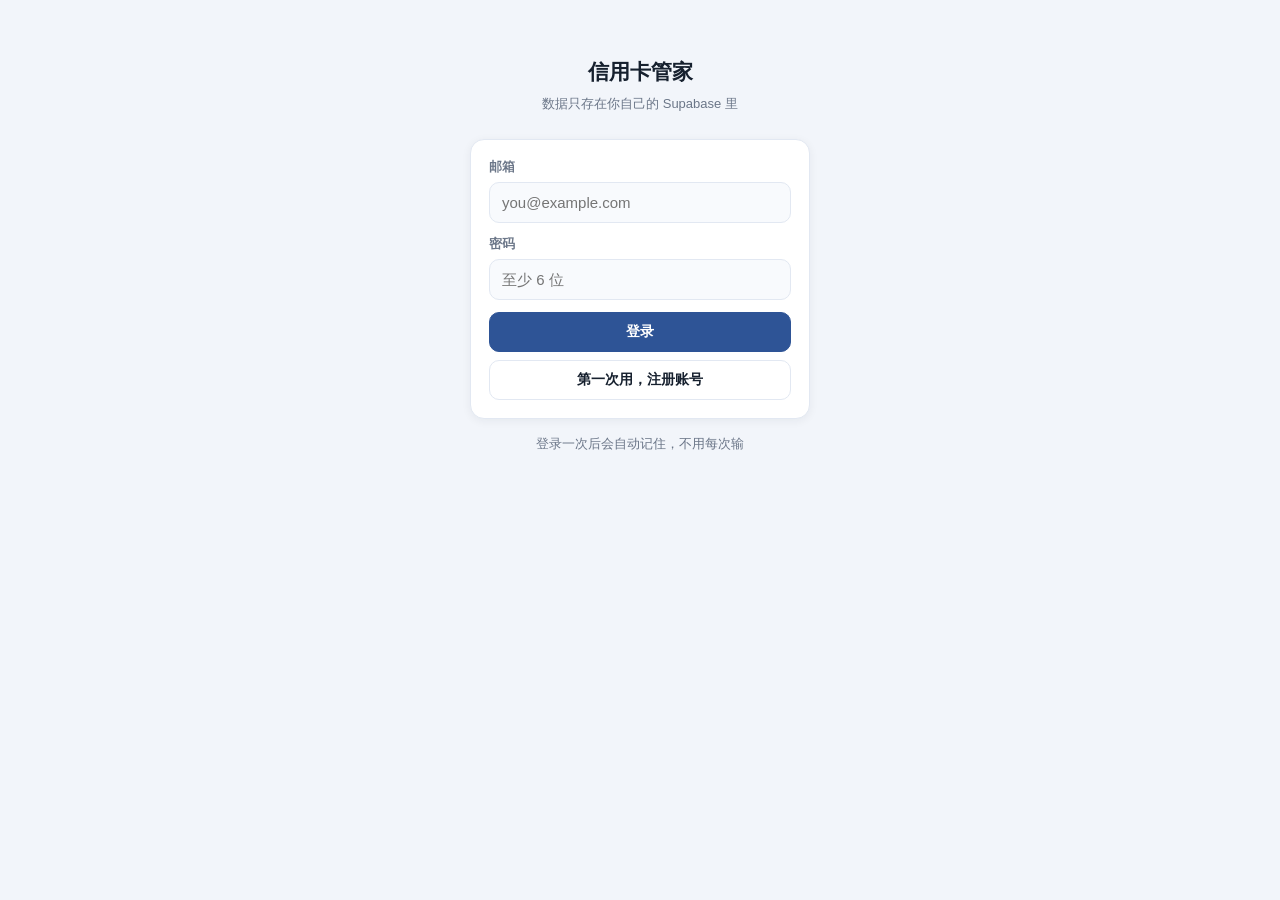
<file: index.html>
<!DOCTYPE html>
<html lang="zh-CN">
<head>
<meta charset="utf-8">
<meta name="viewport" content="width=device-width,initial-scale=1,viewport-fit=cover,maximum-scale=1">
<meta name="theme-color" content="#2e5496">
<meta name="apple-mobile-web-app-capable" content="yes">
<meta name="apple-mobile-web-app-status-bar-style" content="default">
<meta name="apple-mobile-web-app-title" content="信用卡管家">
<title>信用卡管家</title>
<link rel="manifest" href="manifest.webmanifest">
<link rel="icon" href="icon-192.png">
<link rel="apple-touch-icon" href="icon-192.png">
<link rel="stylesheet" href="style.css">
</head>
<body>

<!-- ============ 登录 ============ -->
<div id="authView" class="auth hidden">
  <h2>信用卡管家</h2>
  <p class="sub">数据只存在你自己的 Supabase 里</p>
  <div class="card">
    <div id="authMsg" class="msg"></div>
    <label class="field"><span>邮箱</span><input id="authEmail" type="email" autocomplete="username" placeholder="you@example.com"></label>
    <label class="field"><span>密码</span><input id="authPass" type="password" autocomplete="current-password" placeholder="至少 6 位"></label>
    <button class="btn primary block" id="btnLogin">登录</button>
    <div style="height:8px"></div>
    <button class="btn block" id="btnSignup">第一次用，注册账号</button>
  </div>
  <p class="small muted" style="text-align:center;margin-top:16px">登录一次后会自动记住，不用每次输</p>
</div>

<!-- ============ 主体 ============ -->
<div id="appView" class="hidden">
  <div class="topbar">
    <div>
      <h1 id="pageTitle">首页</h1>
      <div class="sub" id="pageSub"></div>
    </div>
    <button class="btn sm" id="btnRefresh">刷新</button>
  </div>

  <div class="wrap">
    <!-- 首页 -->
    <section id="page-home">
      <div id="homeAlert"></div>
      <div class="kpi" id="homeKpi"></div>
      <div class="card">
        <p class="card-title">待办提醒（按到期日排序）</p>
        <div id="homeList"></div>
      </div>
    </section>

    <!-- 账单（按卡一屏） -->
    <section id="page-bills" class="hidden">
      <div class="summary">
        <div class="s-item" id="sumDue">
          <div class="s-k">全部待还</div>
          <div class="s-v">¥0.00<span class="arw">›</span></div>
        </div>
        <div class="s-div"></div>
        <div class="s-item" id="sumGrace">
          <div class="s-k">最长免息</div>
          <div class="s-v">--<span class="arw">›</span></div>
        </div>
      </div>

      <div id="cardBoard"></div>

      <div class="bill-actions">
        <button class="btn" id="btnAddBill">+ 录入账单</button>
        <button class="btn" id="btnAddFixed">+ 固定支出</button>
      </div>
    </section>

    <!-- 记账 -->
    <section id="page-ledger" class="hidden">
      <div class="led-top">
        <button class="mon-btn" id="ledPrev">‹</button>
        <span class="mon-lab" id="ledMonthLab"></span>
        <button class="mon-btn" id="ledNext">›</button>
      </div>
      <div class="kpi" id="ledKpi"></div>
      <button class="btn primary led-add" id="ledAdd">＋ 记一笔</button>
      <div id="ledTip"></div>
      <div class="card" id="ledCompare"></div>
      <div class="card" id="ledCats"></div>
      <div id="ledDays"></div>
    </section>

    <!-- 还款 -->
    <section id="page-reps" class="hidden">
      <button class="btn primary block" id="btnAddRep" style="margin-bottom:12px">+ 记一笔还款</button>
      <div class="card"><div id="repList"></div></div>
    </section>

    <!-- 分析 -->
    <section id="page-stats" class="hidden">
      <div class="kpi" id="statsKpi"></div>
      <div class="card">
        <p class="card-title">额度使用率</p>
        <div id="statsCards"></div>
      </div>
      <div class="card">
        <p class="card-title">近 12 个月账单</p>
        <div id="statsTrend"></div>
      </div>
      <div class="card">
        <p class="card-title">固定月供构成</p>
        <div id="statsFixed"></div>
      </div>
    </section>

    <!-- 设置 -->
    <section id="page-settings" class="hidden">
      <div class="card">
        <p class="card-title">信用卡</p>
        <div id="cardList"></div>
        <div style="height:10px"></div>
        <button class="btn block" id="btnAddCard">+ 添加信用卡</button>
      </div>
      <div class="card">
        <p class="card-title">固定支出（房贷 / 房租 / 保险等）</p>
        <div id="fixedSettingList"></div>
        <div style="height:10px"></div>
        <button class="btn block" id="btnAddFixed2">+ 添加固定支出</button>
      </div>
      <div class="card">
        <p class="card-title">数据</p>
        <div class="btn-row" style="margin-bottom:8px">
          <button class="btn sm" id="btnExport">导出备份</button>
          <button class="btn sm" id="btnImport">恢复备份</button>
        </div>
        <p class="small muted" style="margin:0">数据存在你自己注册的 Supabase 云端数据库，换手机登录同一账号即可看到。</p>
      </div>
      <div class="card">
        <p class="card-title">账号</p>
        <div class="item" style="border:none;padding:0">
          <div class="grow"><div class="t1" id="userEmail">-</div><div class="t2">已登录</div></div>
          <button class="btn sm danger" id="btnLogout">退出</button>
        </div>
      </div>
      <p class="small muted" style="text-align:center;padding:6px 0 14px">信用卡管家 · 自用版 v1.0</p>
    </section>
  </div>

  <nav class="nav" id="nav">
    <button data-page="home" class="on"><span class="ico">🏠</span>首页</button>
    <button data-page="bills"><span class="ico">🧾</span>账单</button>
    <button data-page="ledger"><span class="ico">✏️</span>记账</button>
    <button data-page="reps"><span class="ico">💳</span>还款</button>
    <button data-page="stats"><span class="ico">📊</span>分析</button>
    <button data-page="settings"><span class="ico">⚙️</span>设置</button>
  </nav>
</div>

<div id="sheetRoot"></div>
<div id="toast" class="toast"></div>

<script src="config.js"></script>
<script src="app.js"></script>
</body>
</html>
</file>
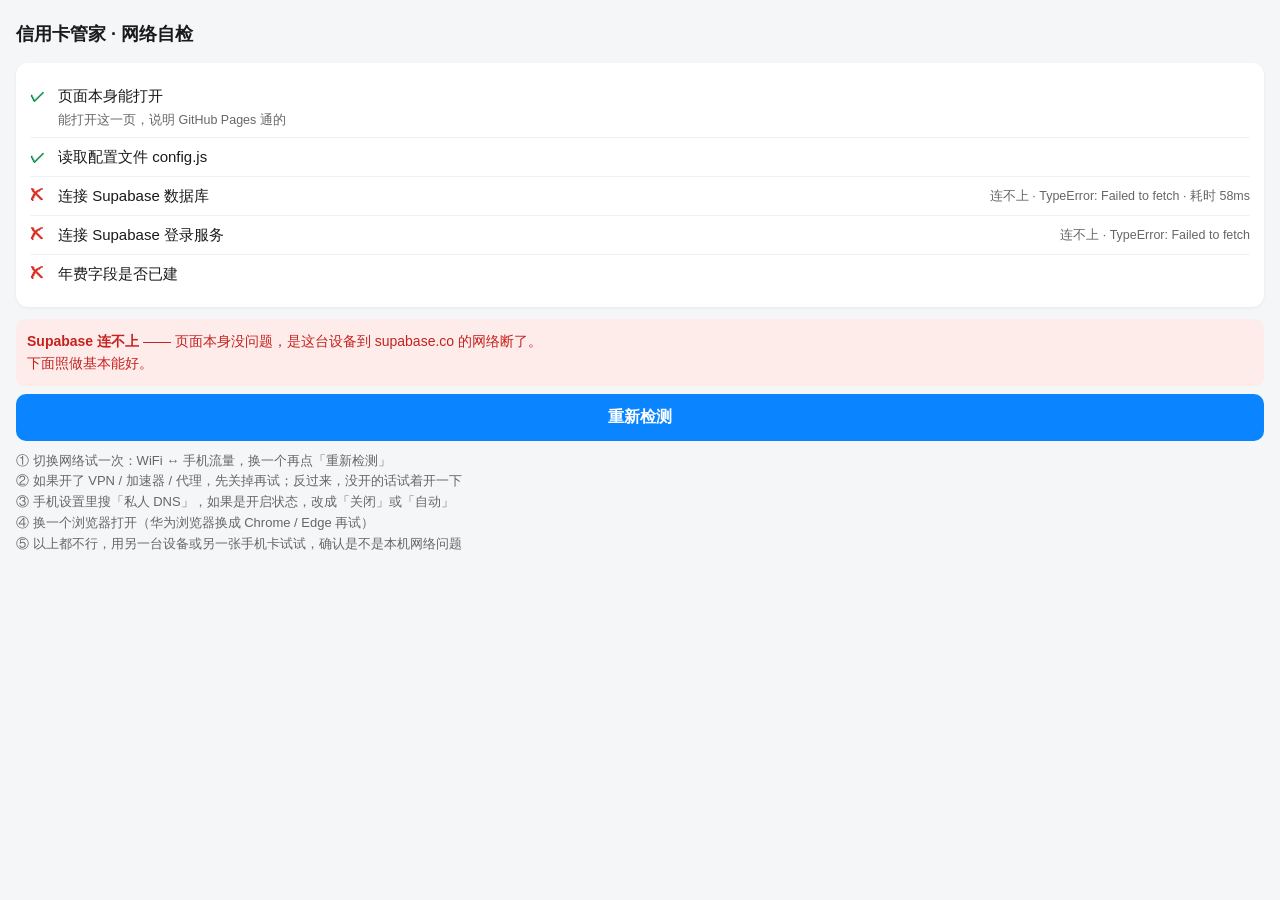
<file: selfcheck.html>
<!DOCTYPE html>
<html lang="zh-CN">
<head>
<meta charset="utf-8">
<meta name="viewport" content="width=device-width,initial-scale=1,viewport-fit=cover">
<title>网络自检</title>
<style>
*{box-sizing:border-box}
body{margin:0;padding:16px;font-family:-apple-system,BlinkMacSystemFont,"PingFang SC","Microsoft YaHei",sans-serif;background:#f5f6f8;color:#1a1a1a;font-size:15px;line-height:1.6}
h1{font-size:18px;margin:4px 0 14px}
.card{background:#fff;border-radius:12px;padding:14px;margin-bottom:12px;box-shadow:0 1px 3px rgba(0,0,0,.06)}
.row{display:flex;align-items:flex-start;gap:8px;padding:7px 0;border-bottom:1px solid #f0f0f0}
.row:last-child{border-bottom:0}
.ico{flex:0 0 20px;font-weight:700}
.ok{color:#0a8f4a}.bad{color:#d93025}.wait{color:#b0b0b0}
.name{flex:1}
.detail{font-size:12.5px;color:#666;word-break:break-all;margin-top:2px}
pre{background:#f7f7f9;border-radius:8px;padding:10px;font-size:12px;overflow:auto;white-space:pre-wrap;word-break:break-all;margin:8px 0 0}
.btn{display:block;width:100%;padding:13px;border:0;border-radius:10px;background:#0a84ff;color:#fff;font-size:16px;font-weight:600;margin-top:8px}
.btn:active{opacity:.8}
.sum{margin-top:10px;padding:11px;border-radius:9px;font-size:14px}
.sum.ok{background:#e6f7ee;color:#0a8f4a}
.sum.bad{background:#fdecea;color:#c5221f}
.tip{font-size:13px;color:#666;margin-top:10px}
</style>
</head>
<body>

<h1>信用卡管家 · 网络自检</h1>

<div class="card">
  <div class="row"><div class="ico wait" id="i1">·</div><div class="name">页面本身能打开<div class="detail">能打开这一页，说明 GitHub Pages 通的</div></div></div>
  <div class="row"><div class="ico wait" id="i2">·</div><div class="name">读取配置文件 config.js</div></div>
  <div class="row"><div class="ico wait" id="i3">·</div><div class="name">连接 Supabase 数据库</div><div class="detail" id="d3">这就是登录和存数据用的地址</div></div>
  <div class="row"><div class="ico wait" id="i4">·</div><div class="name">连接 Supabase 登录服务</div><div class="detail" id="d4"></div></div>
  <div class="row"><div class="ico wait" id="i5">·</div><div class="name">年费字段是否已建</div></div>
</div>

<div id="sum"></div>
<button class="btn" onclick="run()">重新检测</button>
<div class="tip" id="tip"></div>

<script src="config.js"></script>
<script>
var CFG = window.APP_CONFIG || {};
var BASE = CFG.SUPABASE_URL || '';
var ANON = CFG.SUPABASE_ANON_KEY || '';

function mark(id, ok, txt){
  var el = document.getElementById(id);
  el.className = 'ico ' + (ok === null ? 'wait' : (ok ? 'ok' : 'bad'));
  el.textContent = ok === null ? '·' : (ok ? '✓' : '✗');
  if (txt) el.title = txt;
}
function setSum(ok, html){
  document.getElementById('sum').innerHTML = '<div class="sum ' + (ok ? 'ok' : 'bad') + '">' + html + '</div>';
}

function probe(url, headers, ms){
  var t0 = Date.now();
  var ctl = ('AbortController' in window) ? new AbortController() : null;
  var timer = setTimeout(function(){ if (ctl) ctl.abort(); }, ms || 12000);
  var opt = { method: 'GET', headers: headers || {} };
  if (ctl) opt.signal = ctl.signal;
  return fetch(url, opt).then(function(r){
    clearTimeout(timer);
    return r.text().then(function(t){
      return { ok: true, status: r.status, ms: Date.now() - t0, body: t };
    });
  }).catch(function(e){
    clearTimeout(timer);
    return { ok: false, err: (e && (e.name + ': ' + e.message)) || String(e), ms: Date.now() - t0 };
  });
}

async function run(){
  ['i1','i2','i3','i4','i5'].forEach(function(k){ mark(k, null); });
  document.getElementById('sum').innerHTML = '';
  document.getElementById('tip').textContent = '';
  mark('i1', true);

  // 2. config.js
  if (!BASE || !ANON) {
    mark('i2', false);
    setSum(false, 'config.js 没读到，或者里面的地址/密钥是空的。<br>说明这个文件没加载成功，不是网络问题，是文件被拦了。');
    return;
  }
  mark('i2', true);
  document.getElementById('d3').textContent = BASE;

  // 3. 数据库
  var r3 = await probe(BASE + '/rest/v1/credit_cards?select=id&limit=1',
    { apikey: ANON, Authorization: 'Bearer ' + ANON }, 12000);
  if (r3.ok && r3.status === 200) {
    mark('i3', true);
    document.getElementById('d3').textContent = '通了 · 耗时 ' + r3.ms + 'ms';
  } else {
    mark('i3', false);
    document.getElementById('d3').textContent = r3.ok ? ('HTTP ' + r3.status + ' · ' + r3.body.slice(0,120))
      : ('连不上 · ' + r3.err + ' · 耗时 ' + r3.ms + 'ms');
  }

  // 4. 登录服务
  var r4 = await probe(BASE + '/auth/v1/health', { apikey: ANON }, 12000);
  if (r4.ok && r4.status === 200) {
    mark('i4', true);
    document.getElementById('d4').textContent = '通了 · 耗时 ' + r4.ms + 'ms';
  } else {
    mark('i4', false);
    document.getElementById('d4').textContent = r4.ok ? ('HTTP ' + r4.status) : ('连不上 · ' + r4.err);
  }

  // 5. 年费字段
  var r5 = await probe(BASE + '/rest/v1/credit_cards?select=id,annual_fee_month&limit=1',
    { apikey: ANON, Authorization: 'Bearer ' + ANON }, 12000);
  var feeOk = r5.ok && r5.status === 200;
  mark('i5', feeOk);
  if (!feeOk && r5.ok && /42703|does not exist/.test(r5.body)) {
    document.getElementById('d3').title = '年费字段未建';
  }

  // 结论
  if (!r3.ok || !r4.ok) {
    setSum(false, '<b>Supabase 连不上</b> —— 页面本身没问题，是这台设备到 supabase.co 的网络断了。<br>下面照做基本能好。');
    document.getElementById('tip').innerHTML =
      '① 切换网络试一次：WiFi ↔ 手机流量，换一个再点「重新检测」<br>' +
      '② 如果开了 VPN / 加速器 / 代理，先关掉再试；反过来，没开的话试着开一下<br>' +
      '③ 手机设置里搜「私人 DNS」，如果是开启状态，改成「关闭」或「自动」<br>' +
      '④ 换一个浏览器打开（华为浏览器换成 Chrome / Edge 再试）<br>' +
      '⑤ 以上都不行，用另一台设备或另一张手机卡试试，确认是不是本机网络问题';
  } else if (!feeOk) {
    setSum(false, '<b>网络没问题，年费字段还没建</b> —— 去 Supabase 后台 SQL Editor 跑一次升级 SQL 就好，其他功能正常可用。');
  } else {
    setSum(true, '<b>全部正常</b> —— 网络、数据库、登录服务都通，年费字段也已建好。如果 App 里还登录不了，就是账号密码或缓存问题，回 App 里清一下缓存再试。');
  }
}

run();
</script>
</body>
</html>
</file>
<file: style.css>
:root{
  --bg:#f2f5fa; --card:#ffffff; --card2:#f8fafd;
  --text:#16202e; --muted:#6b7688; --line:#e2e8f2;
  --primary:#2e5496; --primary-soft:#e8eefa;
  --danger:#c62828; --danger-soft:#fdecea;
  --warn:#a86500; --warn-soft:#fff4e0;
  --ok:#1b7a3d; --ok-soft:#e8f6ec;
  --shadow:0 2px 10px rgba(22,32,46,.06);
  --radius:14px;
}
@media (prefers-color-scheme:dark){
  :root{
    --bg:#0e131d; --card:#18202e; --card2:#141b27;
    --text:#e7edf7; --muted:#8b97ab; --line:#26303f;
    --primary:#6f9bf0; --primary-soft:#1c2942;
    --danger:#ff7b72; --danger-soft:#3a1d1c;
    --warn:#e3a33c; --warn-soft:#3a2c12;
    --ok:#5ec27e; --ok-soft:#16311f;
    --shadow:0 2px 10px rgba(0,0,0,.35);
  }
}
*{box-sizing:border-box;-webkit-tap-highlight-color:transparent}
html,body{margin:0;padding:0}
body{
  font-family:-apple-system,BlinkMacSystemFont,"HarmonyOS Sans","PingFang SC","Microsoft YaHei",sans-serif;
  background:var(--bg);color:var(--text);
  font-size:15px;line-height:1.5;
  padding-bottom:calc(70px + env(safe-area-inset-bottom));
  -webkit-font-smoothing:antialiased;
}
.wrap{max-width:520px;margin:0 auto;padding:14px 14px 8px}
.hidden{display:none!important}
.muted{color:var(--muted)}
.small{font-size:12.5px}
.mono{font-variant-numeric:tabular-nums}

/* ---------- 顶栏 ---------- */
.topbar{
  position:sticky;top:0;z-index:20;
  background:var(--bg);border-bottom:1px solid var(--line);
  padding:12px 16px;padding-top:calc(12px + env(safe-area-inset-top));
  display:flex;align-items:center;justify-content:space-between;gap:10px;
}
.topbar h1{font-size:17px;margin:0;font-weight:700;letter-spacing:.3px}
.topbar .sub{font-size:12px;color:var(--muted)}

/* ---------- 卡片 ---------- */
.card{
  background:var(--card);border:1px solid var(--line);
  border-radius:var(--radius);box-shadow:var(--shadow);
  padding:14px;margin-bottom:12px;
}
.card-title{font-size:13px;font-weight:700;color:var(--muted);margin:0 0 10px;letter-spacing:.5px}

/* ---------- 提醒横幅 ---------- */
.alert{
  border-radius:var(--radius);padding:14px 16px;margin-bottom:12px;
  border:1px solid transparent;
}
.alert.danger{background:var(--danger-soft);border-color:var(--danger);color:var(--danger)}
.alert.warn{background:var(--warn-soft);border-color:var(--warn);color:var(--warn)}
.alert.ok{background:var(--ok-soft);border-color:var(--ok);color:var(--ok)}
.alert .big{font-size:22px;font-weight:800;letter-spacing:.5px}
.alert .lbl{font-size:12.5px;opacity:.9;margin-bottom:2px}
.alert .row{display:flex;justify-content:space-between;align-items:flex-end;gap:10px}

/* ---------- 列表项 ---------- */
.item{
  display:flex;align-items:center;gap:12px;
  padding:12px 0;border-bottom:1px solid var(--line);
}
.item:last-child{border-bottom:none;padding-bottom:0}
.item:first-child{padding-top:0}
.item .grow{flex:1;min-width:0}
.item .t1{font-weight:600;font-size:14.5px;white-space:nowrap;overflow:hidden;text-overflow:ellipsis}
.item .t2{font-size:12.5px;color:var(--muted);margin-top:2px}
.item .amt{font-weight:700;font-size:15px;font-variant-numeric:tabular-nums;white-space:nowrap}

/* ---------- 徽标 ---------- */
.tag{display:inline-block;padding:1px 7px;border-radius:6px;font-size:11.5px;font-weight:600;margin-left:6px;vertical-align:1px}
.tag.red{background:var(--danger-soft);color:var(--danger)}
.tag.orange{background:var(--warn-soft);color:var(--warn)}
.tag.green{background:var(--ok-soft);color:var(--ok)}
.tag.gray{background:var(--card2);color:var(--muted);border:1px solid var(--line)}

/* ---------- 按钮 ---------- */
.btn{
  display:inline-flex;align-items:center;justify-content:center;gap:6px;
  border:1px solid var(--line);background:var(--card);color:var(--text);
  border-radius:10px;padding:9px 14px;font-size:14px;font-weight:600;
  min-height:40px;cursor:pointer;font-family:inherit;
}
.btn:active{transform:scale(.98)}
.btn.primary{background:var(--primary);border-color:var(--primary);color:#fff}
.btn.danger{background:var(--danger-soft);border-color:var(--danger);color:var(--danger)}
.btn.sm{padding:6px 10px;min-height:32px;font-size:12.5px;border-radius:8px}
.btn.block{width:100%}
.btn-row{display:flex;gap:8px}
.btn-row .btn{flex:1}

/* ---------- 表单 ---------- */
label.field{display:block;margin-bottom:12px}
label.field > span{display:block;font-size:12.5px;color:var(--muted);margin-bottom:5px;font-weight:600}
input,select,textarea{
  width:100%;padding:11px 12px;font-size:15px;font-family:inherit;
  background:var(--card2);color:var(--text);
  border:1px solid var(--line);border-radius:10px;outline:none;
}
input:focus,select:focus,textarea:focus{border-color:var(--primary)}
input[type=date]{-webkit-appearance:none;appearance:none}
.grid2{display:grid;grid-template-columns:1fr 1fr;gap:0 10px}

/* ---------- 底部导航 ---------- */
.nav{
  position:fixed;left:0;right:0;bottom:0;z-index:30;
  background:var(--card);border-top:1px solid var(--line);
  display:flex;padding-bottom:env(safe-area-inset-bottom);
}
.nav button{
  flex:1;border:none;background:none;color:var(--muted);
  padding:8px 0 7px;font-size:11px;font-family:inherit;cursor:pointer;
  display:flex;flex-direction:column;align-items:center;gap:3px;min-height:52px;
}
.nav button .ico{font-size:18px;line-height:1}
.nav button.on{color:var(--primary);font-weight:700}

/* ---------- 弹层 ---------- */
.sheet-mask{
  position:fixed;inset:0;background:rgba(0,0,0,.45);z-index:50;
  display:flex;align-items:flex-end;justify-content:center;
}
.sheet{
  background:var(--card);width:100%;max-width:520px;
  border-radius:18px 18px 0 0;padding:16px 16px calc(16px + env(safe-area-inset-bottom));
  max-height:88vh;overflow-y:auto;
  animation:up .18s ease-out;
}
@keyframes up{from{transform:translateY(24px);opacity:.6}to{transform:translateY(0);opacity:1}}
.sheet h3{margin:0 0 14px;font-size:16px}

/* ---------- Tab ---------- */
.tabs{display:flex;gap:6px;background:var(--card2);border:1px solid var(--line);border-radius:11px;padding:4px;margin-bottom:12px}
.tabs button{
  flex:1;border:none;background:none;color:var(--muted);
  padding:8px 0;border-radius:8px;font-size:13.5px;font-weight:600;font-family:inherit;cursor:pointer;
}
.tabs button.on{background:var(--card);color:var(--primary);box-shadow:0 1px 3px rgba(0,0,0,.08)}

/* ---------- 统计 ---------- */
.kpi{display:grid;grid-template-columns:1fr 1fr;gap:10px;margin-bottom:12px}
.kpi .box{background:var(--card);border:1px solid var(--line);border-radius:12px;padding:12px}
.kpi .v{font-size:19px;font-weight:800;font-variant-numeric:tabular-nums;margin-top:3px}
.kpi .k{font-size:12px;color:var(--muted)}

.bar-row{margin-bottom:10px}
.bar-row .lab{display:flex;justify-content:space-between;font-size:12.5px;margin-bottom:4px}
.bar-track{height:8px;background:var(--card2);border-radius:4px;overflow:hidden;border:1px solid var(--line)}
.bar-fill{height:100%;background:var(--primary);border-radius:4px;transition:width .3s}
.bar-fill.warn{background:var(--warn)}
.bar-fill.danger{background:var(--danger)}

.chart{display:flex;align-items:flex-end;gap:5px;height:110px;padding-top:6px}
.chart .col{flex:1;display:flex;flex-direction:column;justify-content:flex-end;height:100%;gap:2px}
.chart .b{background:var(--primary);border-radius:3px 3px 0 0;min-height:2px}
.chart .b.b2{background:var(--ok)}
.chart .x{font-size:9.5px;color:var(--muted);text-align:center;margin-top:3px}
.legend{display:flex;gap:14px;font-size:12px;color:var(--muted);margin-top:8px}
.legend i{display:inline-block;width:9px;height:9px;border-radius:2px;margin-right:4px}

/* ---------- 空状态 ---------- */
.empty{text-align:center;padding:34px 10px;color:var(--muted);font-size:13.5px}
.empty .ico{font-size:30px;display:block;margin-bottom:8px;opacity:.5}

/* ---------- 登录页 ---------- */
.auth{max-width:380px;margin:0 auto;padding:56px 20px}
.auth h2{text-align:center;font-size:21px;margin:0 0 6px}
.auth p.sub{text-align:center;color:var(--muted);font-size:13px;margin:0 0 26px}
.auth .card{padding:18px}
.msg{font-size:13px;padding:10px 12px;border-radius:9px;margin-bottom:12px;display:none}
.msg.show{display:block}
.msg.err{background:var(--danger-soft);color:var(--danger)}
.msg.ok{background:var(--ok-soft);color:var(--ok)}

.toast{
  position:fixed;left:50%;bottom:88px;transform:translateX(-50%);
  background:rgba(20,26,36,.92);color:#fff;padding:9px 16px;border-radius:20px;
  font-size:13px;z-index:99;opacity:0;transition:opacity .2s;pointer-events:none;max-width:86vw;text-align:center;
}
.toast.show{opacity:1}
.spinner{width:18px;height:18px;border:2px solid var(--line);border-top-color:var(--primary);border-radius:50%;animation:spin .7s linear infinite;display:inline-block;vertical-align:-3px}
@keyframes spin{to{transform:rotate(360deg)}}

/* ============================================================
   账单页 · 按卡一屏（对齐 51 信用卡管家）
   ============================================================ */

/* ---------- 顶部汇总栏 ---------- */
.summary{
  display:flex;align-items:center;
  background:var(--card);border:1px solid var(--line);border-radius:var(--radius);
  box-shadow:var(--shadow);padding:13px 6px;margin-bottom:12px;
}
.summary .s-item{flex:1;text-align:center;cursor:pointer;padding:0 6px;min-width:0}
.summary .s-item:active{opacity:.65}
.summary .s-k{font-size:12px;color:var(--muted);margin-bottom:3px;white-space:nowrap}
.summary .s-v{font-size:17px;font-weight:800;font-variant-numeric:tabular-nums;white-space:nowrap;overflow:hidden;text-overflow:ellipsis}
.summary .s-v .arw{font-size:12px;opacity:.4;margin-left:2px;font-weight:600}
.summary .s-div{width:1px;height:32px;background:var(--line);flex:0 0 1px}
.summary .s-item.zero .s-v{color:var(--muted)}

/* ---------- 卡块 ---------- */
.cc{
  background:var(--card);border:1px solid var(--line);border-radius:var(--radius);
  box-shadow:var(--shadow);padding:13px 14px 12px;margin-bottom:10px;
  transition:border-color .15s;
}
.cc.overdue{border-color:var(--danger)}
.cc-head{display:flex;align-items:center;gap:9px;margin-bottom:11px}
.cc-logo{
  width:25px;height:25px;border-radius:50%;flex:0 0 25px;
  display:flex;align-items:center;justify-content:center;
  color:#fff;font-size:12.5px;font-weight:700;letter-spacing:-.5px;
}
.cc-name{
  flex:1;min-width:0;font-size:14.5px;font-weight:600;
  white-space:nowrap;overflow:hidden;text-overflow:ellipsis;
}
.cc-more{
  flex:0 0 auto;border:none;background:none;color:var(--muted);
  font-size:17px;line-height:1;padding:4px 2px 4px 10px;
  cursor:pointer;font-family:inherit;letter-spacing:2px;
}
.cc-more:active{opacity:.5}
.cc-body{display:flex;align-items:center;gap:8px}
.cc-amt{flex:1 1 auto;min-width:0}
.cc-num{
  font-size:clamp(17px,5.2vw,22px);font-weight:800;font-variant-numeric:tabular-nums;
  letter-spacing:0;line-height:1.15;
  white-space:nowrap;overflow:hidden;text-overflow:ellipsis;
}
.cc-num.dim{color:var(--muted);font-weight:600;letter-spacing:2px}
.cc-lab{font-size:12px;color:var(--muted);margin-top:2px;white-space:nowrap}
.cc-days{
  flex:0 1 auto;display:flex;align-items:baseline;gap:2px;
  justify-content:flex-end;min-width:74px;text-align:right;
}
.cc-d{
  font-size:clamp(20px,5.6vw,25px);font-weight:700;line-height:1;
  font-variant-numeric:tabular-nums;letter-spacing:-.5px;
}
.cc-d.sm{font-size:16px;letter-spacing:0}
.cc-d.red{color:var(--danger)}
.cc-dt{font-size:11px;color:var(--muted);line-height:1.3;white-space:nowrap}
.cc-dt b{display:block;font-weight:600;color:var(--text);font-variant-numeric:tabular-nums}
.cc-btn{
  flex:0 0 auto;min-width:72px;min-height:36px;padding:0 12px;
  border-radius:18px;border:1px solid transparent;
  font-size:13.5px;font-weight:700;font-family:inherit;cursor:pointer;
  white-space:nowrap;
}
.cc-btn:active{transform:scale(.97)}
.cc-btn.pay{background:#e0a13c;border-color:#e0a13c;color:#fff}
.cc-btn.done{background:var(--card2);border-color:var(--line);color:var(--muted);font-weight:600;font-size:12.5px}
.cc-btn.todo{background:var(--warn-soft);border-color:var(--warn);color:var(--warn);font-weight:600;font-size:12.5px}

/* 未出账 / 已还清的整块淡一点 */
.cc.dimmed .cc-head{opacity:.82}

/* ---------- 底部操作菜单 ---------- */
.acts{padding:0}
.acts .act{
  display:block;width:100%;text-align:center;
  border:none;background:none;color:var(--text);
  padding:16px 12px;font-size:16px;font-family:inherit;font-weight:600;
  cursor:pointer;border-bottom:1px solid var(--line);
}
.acts .act:active{background:var(--card2)}
.acts .act .sub{display:block;font-size:12px;color:var(--muted);font-weight:400;margin-top:4px;line-height:1.35}
.acts .act.cancel{
  margin:8px 12px 0;border-bottom:none;border-radius:11px;
  background:var(--card2);color:var(--muted);font-size:15px;padding:14px 12px;
}
.acts .act.danger{color:var(--danger)}

/* ---------- 已还金额换算 ---------- */
.calc{
  background:var(--card2);border:1px solid var(--line);
  border-radius:11px;padding:12px 13px;margin-bottom:12px;
}
.calc-row{display:flex;justify-content:space-between;align-items:baseline;font-size:13.5px;padding:3px 0}
.calc-row > span{color:var(--muted)}
.calc-row > b{font-variant-numeric:tabular-nums;font-weight:700;font-size:15px}
.calc-row.big{
  border-top:1px dashed var(--line);margin-top:8px;padding-top:9px;font-size:14.5px;
}
.calc-row.big > span{color:var(--text);font-weight:600}
.calc-row.big > b{font-size:19px;font-weight:800}
.calc-row.big > b.ok{color:var(--ok)}

/* ---------- 账单页底部操作 ---------- */
.bill-actions{display:flex;gap:8px;margin:2px 0 6px}
.bill-actions .btn{flex:1}

/* ---------- 记账 ---------- */
.led-top{display:flex;align-items:center;justify-content:center;gap:14px;margin-bottom:12px}
.mon-btn{
  width:34px;height:34px;border-radius:50%;border:1px solid var(--line);
  background:var(--card);color:var(--text);font-size:19px;line-height:1;
  display:flex;align-items:center;justify-content:center;cursor:pointer;padding:0;
}
.mon-btn:active{background:var(--card2)}
.mon-lab{font-size:16px;font-weight:700;min-width:130px;text-align:center}
.led-add{margin-bottom:12px;font-size:16px;padding:13px}

/* 支出 / 收入 切换 */
.seg{display:flex;gap:0;background:var(--card2);border:1px solid var(--line);border-radius:10px;padding:3px;margin-bottom:14px}
.seg button{
  flex:1;border:0;background:none;color:var(--muted);font-family:inherit;
  font-size:14.5px;font-weight:600;padding:9px 0;border-radius:8px;cursor:pointer;
}
.seg button.on{background:var(--card);color:var(--primary);box-shadow:0 1px 3px rgba(0,0,0,.08)}
.seg button.on[data-k="out"]{color:var(--danger)}

/* 大号金额 */
.led-amt-in{font-size:26px!important;font-weight:700;text-align:right;padding:14px 14px!important;letter-spacing:.5px}

/* 分类按钮网格 */
.cat-grid{display:grid;grid-template-columns:repeat(3,1fr);gap:8px}
.cat-btn{
  border:1px solid var(--line);background:var(--card2);color:var(--text);
  font-family:inherit;font-size:13.5px;padding:10px 4px;border-radius:10px;cursor:pointer;
  white-space:nowrap;overflow:hidden;text-overflow:ellipsis;
}
.cat-btn.on{background:var(--primary);border-color:var(--primary);color:#fff;font-weight:700}

/* 每日流水 */
.led-day{padding:0;overflow:hidden}
.led-dhead{
  padding:9px 14px;background:var(--card2);border-bottom:1px solid var(--line);
  font-size:12.5px;font-weight:700;color:var(--muted);
}
.led-item{
  display:flex;align-items:center;gap:10px;padding:11px 14px;
  border-bottom:1px solid var(--line);cursor:pointer;
}
.led-item:last-child{border-bottom:0}
.led-item:active{background:var(--card2)}
.led-ico{font-size:19px;flex:0 0 24px;text-align:center}
.led-mid{flex:1;min-width:0;display:flex;flex-direction:column;gap:1px}
.led-cat{font-size:14.5px;font-weight:600}
.led-note{font-size:12px;color:var(--muted);white-space:nowrap;overflow:hidden;text-overflow:ellipsis}
.led-amt{font-size:16px;font-weight:700;font-variant-numeric:tabular-nums;flex:0 0 auto}
.led-amt.out{color:var(--danger)}
.led-amt.in{color:var(--ok)}
</file>
